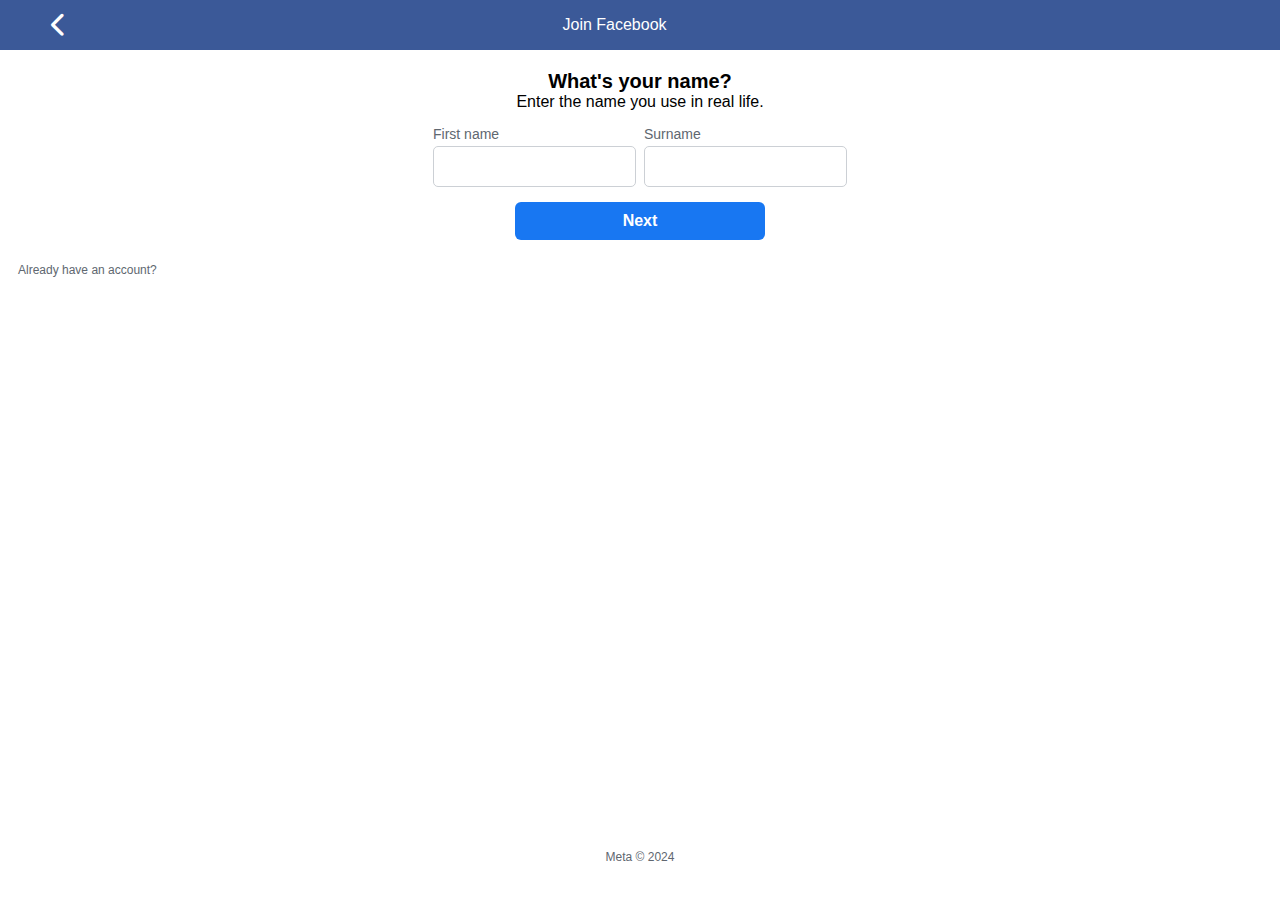
<file: assets/pages/mob_view_create_account.html>
<!DOCTYPE html>
<html lang="en">
<head>
    <meta charset="UTF-8">
    <meta name="viewport" content="width=device-width, initial-scale=1.0">
    <link rel="stylesheet" href="../styles/style_mob_create_accuount.css">
    <title>Create your facebook account</title>
</head>
<body>
    <div class="main-wrapper">
    <div class="header">
        <div class="nav-icon"><a href="../../index.html"><i class="fa-solid fa-chevron-left"></i></a></div>
        <div class="title">Join Facebook</div>
    </div>
    <!-- main -->
    <div class="main">
            <div class="heading">What's your name?</div>
            <div class="desc">Enter the name you use in real life.</div>
            <!-- input -->
            <div class="input">
                <div class="name">
                    <label for="first">First name</label>
                    <input class="name-input" type="text" name="" id="first">
                </div>
                <div class="name">
                    <label for="surname">Surname</label>
                    <input class="name-input" type="text" name="" id="surname">
                </div>
            </div>
            <!-- button -->
            <button type="button">Next</button>
            <!-- link for having an account already -->
            <div class="link"><a href="../../index.html">Already have an account?</a></div>
     </div>
     <div class="gap"></div>
     <footer>
        <div> Meta © 2024</div>
     </footer>
    </div>
</body>
</html>
</file>
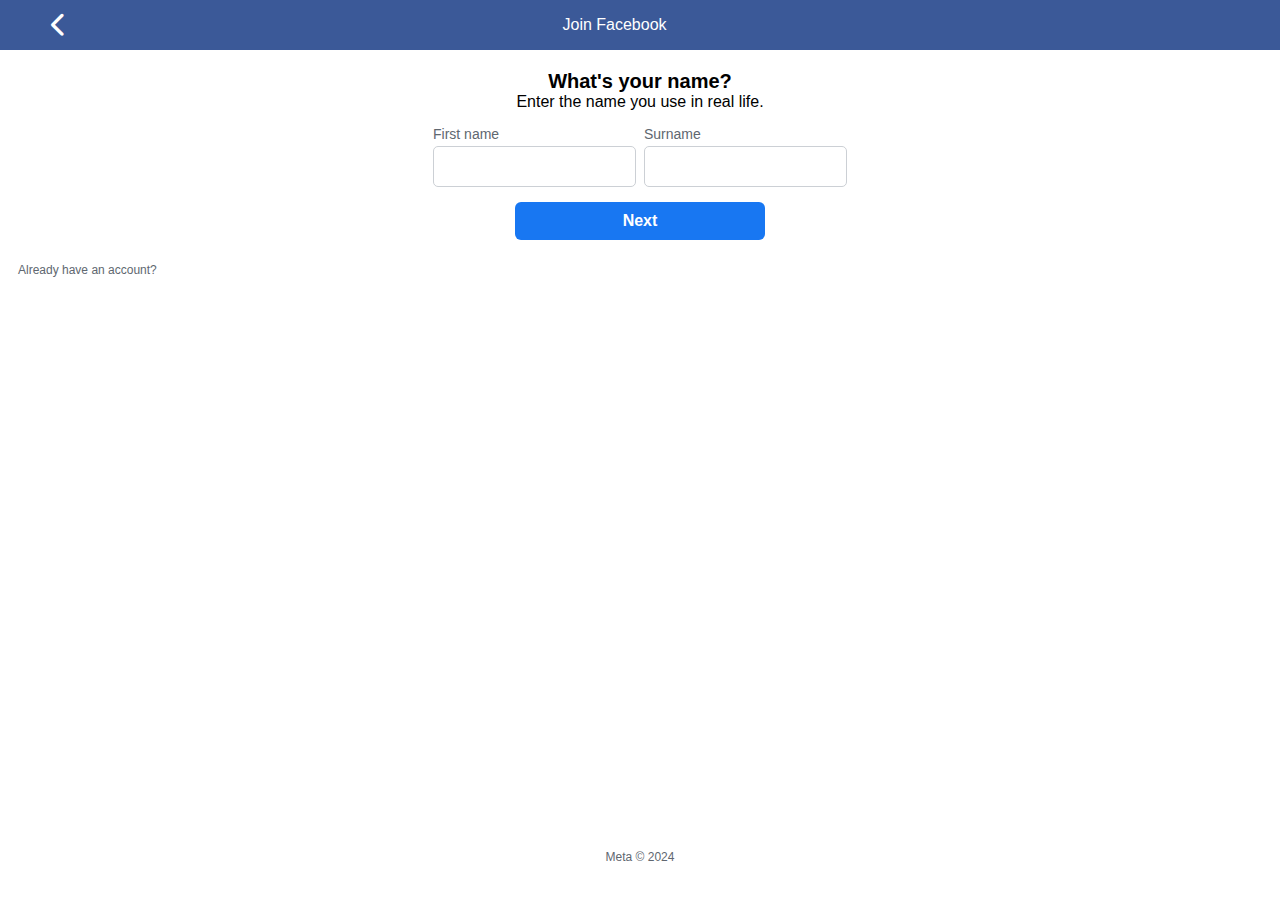
<file: facebook_login_page/assets/pages/mob_view_create_account.html>
<!DOCTYPE html>
<html lang="en">
<head>
    <meta charset="UTF-8">
    <meta name="viewport" content="width=device-width, initial-scale=1.0">
    <link rel="stylesheet" href="/assets/styles/style_mob_create_accuount.css">
    <title>Create your facebook account</title>
</head>
<body>
    <div class="main-wrapper">
    <div class="header">
        <div class="nav-icon"><a href="/index.html"><i class="fa-solid fa-chevron-left"></i></a></div>
        <div class="title">Join Facebook</div>
    </div>
    <!-- main -->
    <div class="main">
            <div class="heading">What's your name?</div>
            <div class="desc">Enter the name you use in real life.</div>
            <!-- input -->
            <div class="input">
                <div class="name">
                    <label for="first">First name</label>
                    <input class="name-input" type="text" name="" id="first">
                </div>
                <div class="name">
                    <label for="surname">Surname</label>
                    <input class="name-input" type="text" name="" id="surname">
                </div>
            </div>
            <!-- button -->
            <button type="button">Next</button>
            <!-- link for having an account already -->
            <div class="link"><a href="/index.html">Already have an account?</a></div>
     </div>
     <div class="gap"></div>
     <footer>
        <div> Meta © 2024</div>
     </footer>
    </div>
</body>
</html>
</file>
<file: assets/styles/style_mob_create_accuount.css>
@import url("https://cdnjs.cloudflare.com/ajax/libs/font-awesome/6.5.1/css/all.min.css");
*{
    margin: 0;
    padding: 0;
    box-sizing: border-box;
    font-family: Arial, Helvetica, sans-serif;
}
/* header */
.header{
    display: flex;
    justify-content: center;
    align-items: center;
    padding-inline: auto;
    background: #3B5998;
    color: #fff;
    width: 100vw;
    height: 50px;
}
.nav-icon {
    width: 40%;
    margin-left: -27px;
}
.nav-icon a{
    text-decoration: none;
    color: #fff;
}
.nav-icon i {
    font-size: 25px;
}
.title{
    width: 50%;
}
.main-wrapper{
    display: flex;
    flex-direction: column;
    height: calc(100vh - 4vh);
}
.main{
    display: flex;
    flex-direction: column;
    justify-content: center;
    align-items: center;
    padding-top: 20px;
}
.main .heading{
    font-size: 20px;
    font-weight: 700;
}
/* input */
.input{
    display: flex;
    justify-content: center;
    align-items: center;
    gap: 8px;
    margin: 15px 0;
}
.name{
    display: flex;
    flex-direction: column;
}
.name label{
    font-size: 14px;
    color: #606770;
    margin-bottom: 4px;
}
.name input{
    border: 1px solid #CCD0D5;
    border-radius: 5px;
    padding: 12px;
}
.name .name-input:focus{
    outline: none;
    border: 2px solid #D1E4FC;
    box-shadow: inset 0 0 0 1px #1877F2;
}
button{
    background: #1877F2;
    color: #fff;
    font-weight: 600;
    font-size: 16px;
    border: none;
    padding: 10px ;
    width: 250px;
    border-radius: 6px;
}
.link{
    width: 100%;
    padding-left: 18px;
    margin-top: 20px;
}
.link a{
    font-size: 12px;
    color: #606770;
    text-decoration: none;
}
.gap{
    flex-grow: 1;
}
footer div{
    text-align: center;
    font-size: 12px;
    color: #606770;
}
/* .1877F2 */
@media (max-width: 375.98px){
    .input{
        gap: 5px;
        width: 90%;
    }
    .input input{
        width: 90%;
    }
    button{
        width: 70%;
    }
}
</file>
